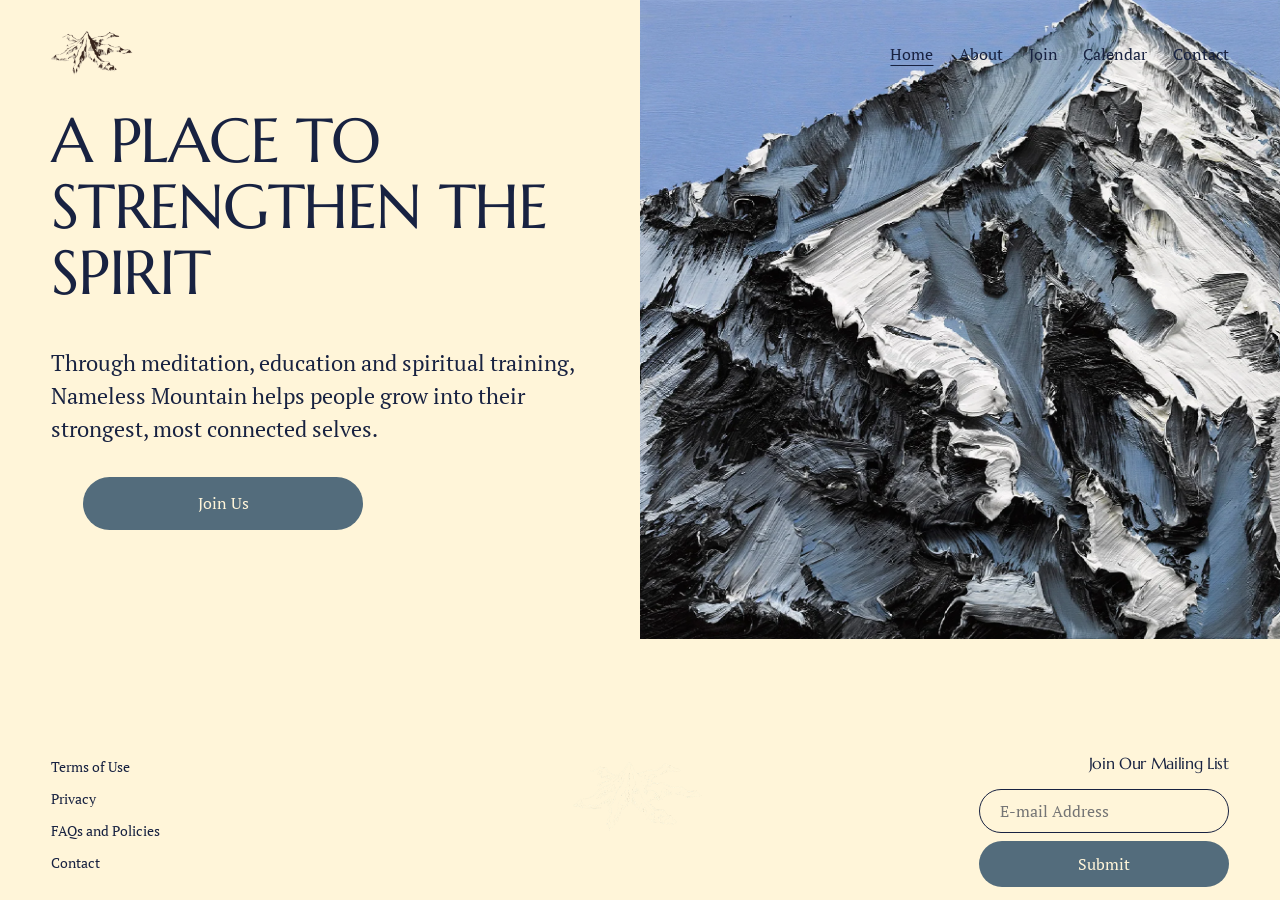
<file: index.html>
<!doctype html>
<html lang="en-US">
<head>
  <meta charset="utf-8">
  <meta name="viewport" content="width=device-width, initial-scale=1">
  <title>Nameless Mountain</title>
  <link rel="icon" type="image/x-icon" href="https://assets.squarespace.com/universal/default-favicon.ico">
  <link rel="stylesheet" href="style.css">
</head>
<body>
  <div class="site-wrapper">
    <header class="header">
      <div class="header-inner">
        <div class="header-logo">
          <a href="/"><img src="images/logo.png" alt="Nameless Mountain"></a>
        </div>
        <nav class="header-nav">
          <a href="/" aria-current="page">Home</a>
          <a href="about.html">About</a>
          <a href="join.html">Join</a>
          <a href="calendar.html">Calendar</a>
          <a href="contact.html">Contact</a>
        </nav>
        <button class="header-burger" aria-label="Menu" onclick="document.getElementById('mobile-menu').classList.add('open')">
          <span></span><span></span><span></span>
        </button>
      </div>
    </header>

    <div id="mobile-menu" class="mobile-menu">
      <button class="mobile-menu-close" aria-label="Close menu" onclick="this.parentElement.classList.remove('open')">&times;</button>
      <a href="/">Home</a>
      <a href="about.html">About</a>
      <a href="join.html">Join</a>
      <a href="calendar.html">Calendar</a>
      <a href="contact.html">Contact</a>
    </div>

    <main>
      <section class="section section-white">
        <div class="hero-home">
          <div class="hero-home-image">
            <img src="images/hero-painting.png" alt="Mountain painting by Conrad Jon Godly" class="img-cover">
          </div>
          <div class="hero-home-text content-wrapper">
            <h1>A PLACE TO STRENGTHEN THE SPIRIT</h1>
            <p class="text-large">Through meditation, education and spiritual training, Nameless Mountain helps people grow into their strongest, most connected selves.</p>
            <div class="hero-home-cta">
              <a href="join.html" class="btn btn-primary btn-stretch">Join Us</a>
            </div>
          </div>
        </div>
      </section>
    </main>

    <footer class="footer">
      <div class="content-wrapper">
        <div class="footer-grid">
          <div class="footer-links-col">
            <ul class="footer-links">
              <li><a href="terms-of-use.html">Terms of Use</a></li>
              <li><a href="#">Privacy</a></li>
              <li><a href="#">FAQs and Policies</a></li>
              <li><a href="contact.html">Contact</a></li>
            </ul>
          </div>
          <div class="footer-logo">
            <a href="/"><img src="images/logo-cream.png" alt="Nameless Mountain"></a>
          </div>
          <div class="footer-signup">
            <h4>Join Our Mailing List</h4>
            <form class="footer-signup-form" onsubmit="event.preventDefault(); this.innerHTML='<p>Thank you!</p>';">
              <input type="email" placeholder="E-mail Address" required>
              <button type="submit">Submit</button>
            </form>
          </div>
        </div>
      </div>
    </footer>
  </div>
</body>
</html>
</file>
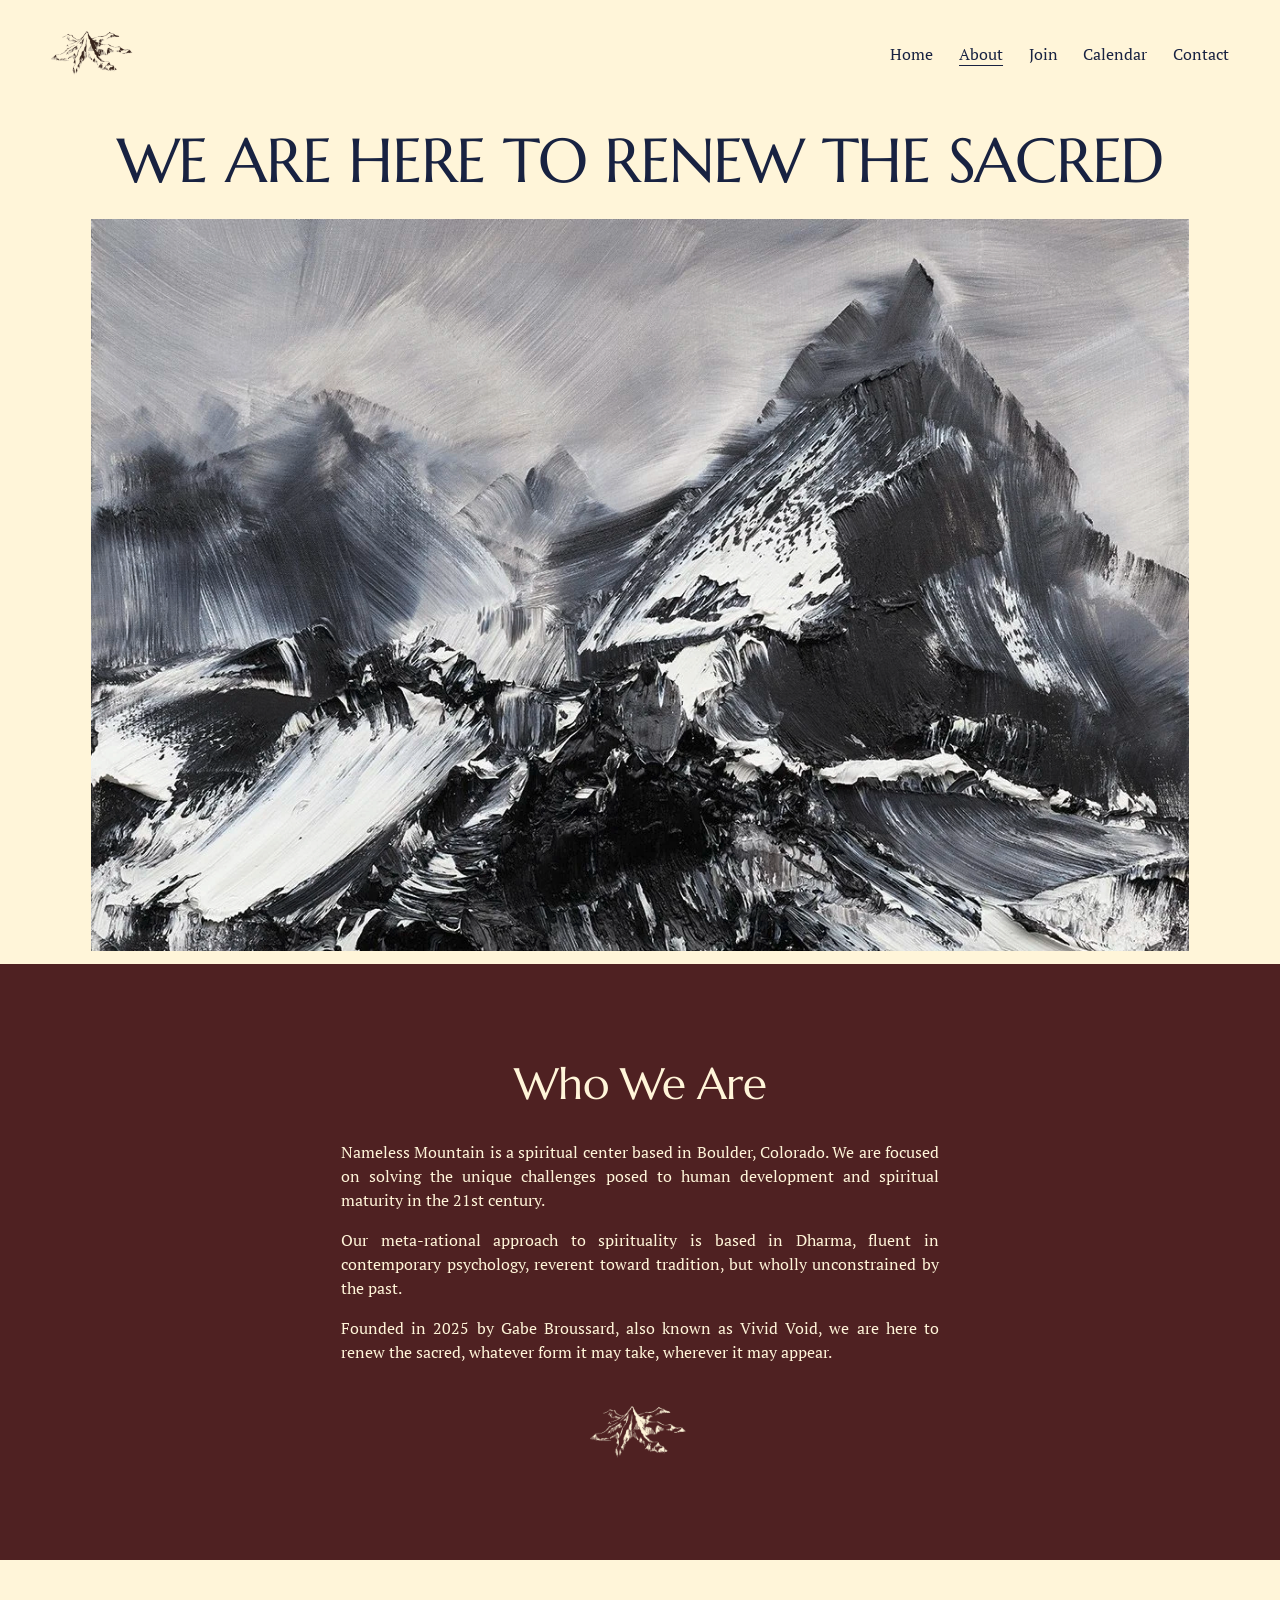
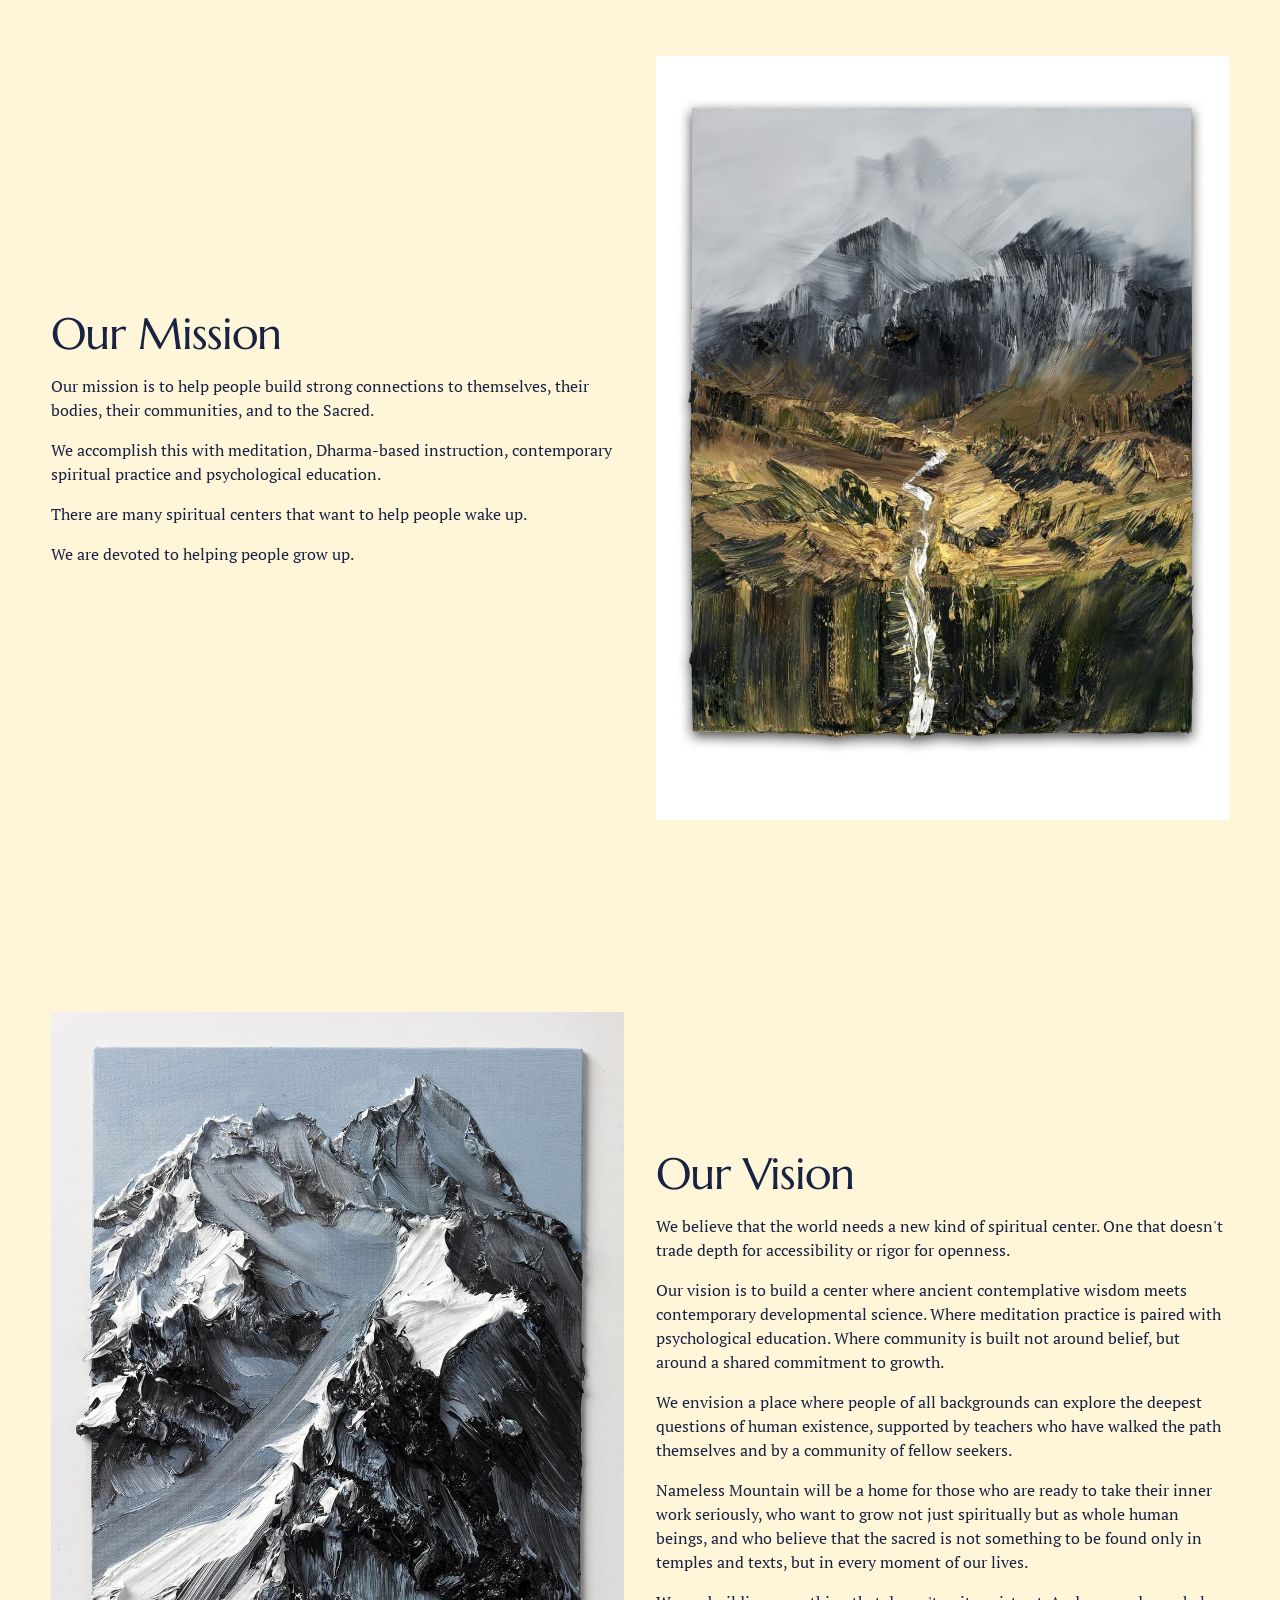
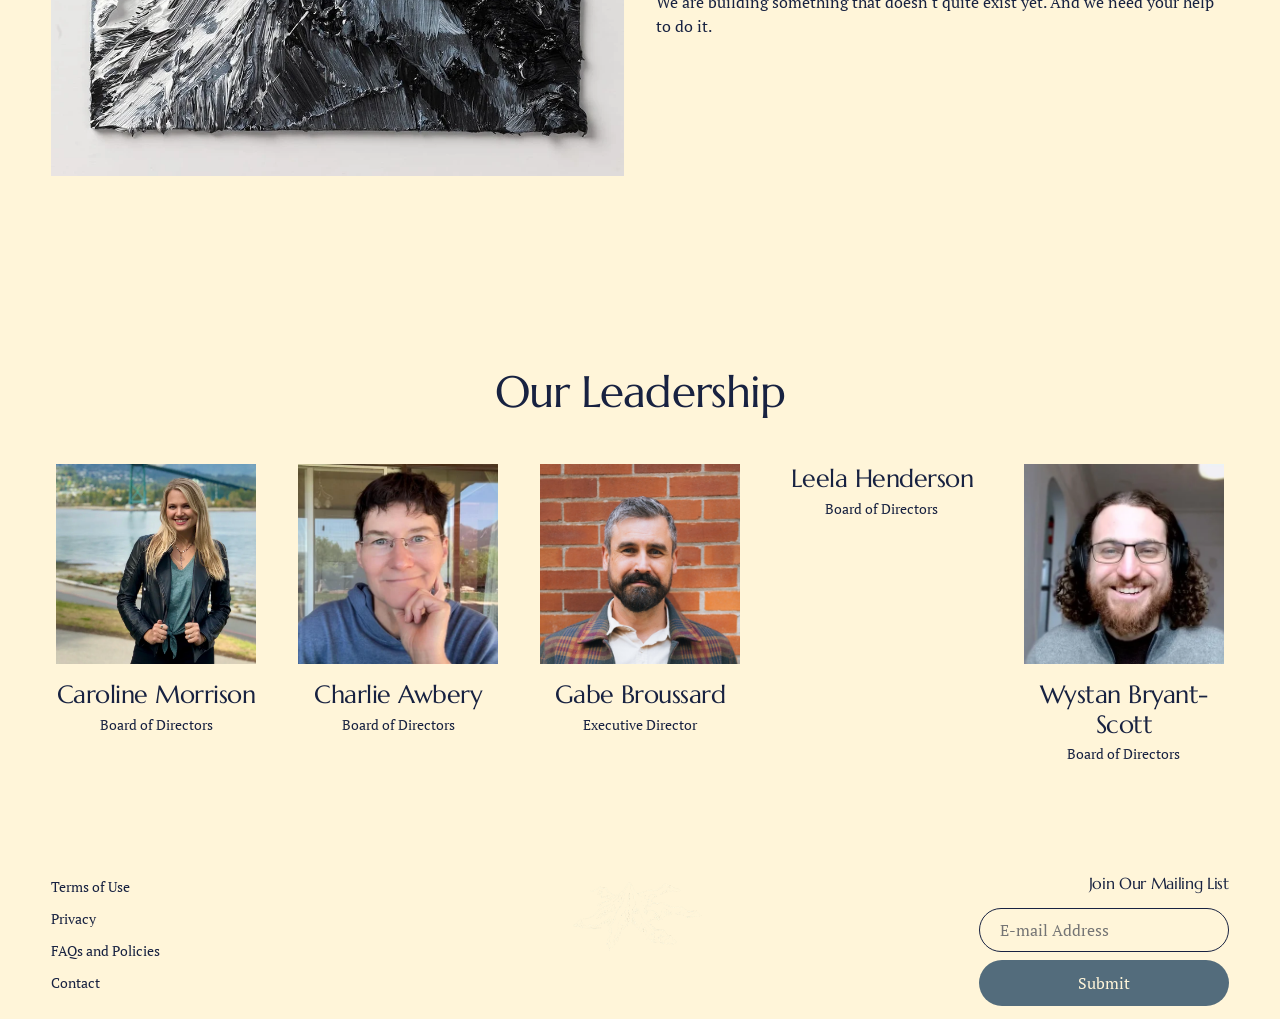
<file: about.html>
<!doctype html>
<html lang="en-US">
<head>
  <meta charset="utf-8">
  <meta name="viewport" content="width=device-width, initial-scale=1">
  <title>Our Story - Nameless Mountain</title>
  <link rel="icon" type="image/x-icon" href="https://assets.squarespace.com/universal/default-favicon.ico">
  <link rel="stylesheet" href="style.css">
</head>
<body>
  <div class="site-wrapper">
    <header class="header">
      <div class="header-inner">
        <div class="header-logo">
          <a href="/"><img src="images/logo.png" alt="Nameless Mountain"></a>
        </div>
        <nav class="header-nav">
          <a href="/">Home</a>
          <a href="about.html" aria-current="page">About</a>
          <a href="join.html">Join</a>
          <a href="calendar.html">Calendar</a>
          <a href="contact.html">Contact</a>
        </nav>
        <button class="header-burger" aria-label="Menu" onclick="document.getElementById('mobile-menu').classList.add('open')">
          <span></span><span></span><span></span>
        </button>
      </div>
    </header>

    <div id="mobile-menu" class="mobile-menu">
      <button class="mobile-menu-close" aria-label="Close menu" onclick="this.parentElement.classList.remove('open')">&times;</button>
      <a href="/">Home</a>
      <a href="about.html">About</a>
      <a href="join.html">Join</a>
      <a href="calendar.html">Calendar</a>
      <a href="contact.html">Contact</a>
    </div>

    <main>
      <!-- Hero heading -->
      <section class="section section-white section-pad" style="padding-top: 8rem;">
        <div class="content-wrapper text-center">
          <h1>WE ARE HERE TO RENEW THE SACRED</h1>
        </div>
      </section>

      <!-- Landscape photo -->
      <section class="section section-white section-pad">
        <div class="content-wrapper" style="max-width: 1200px;">
          <img src="images/about-landscape.jpg" alt="Mountain landscape" class="img-cover" style="width: 100%; aspect-ratio: 3/2;">
        </div>
      </section>

      <!-- Who We Are -->
      <section class="section section-dark section-height-medium section-pad-xl">
        <div class="content-wrapper" style="max-width: 700px; text-align: center;">
          <h2>Who We Are</h2>
          <div class="text-justify" style="margin-top: 2rem;">
            <p>Nameless Mountain is a spiritual center based in Boulder, Colorado. We are focused on solving the unique challenges posed to human development and spiritual maturity in the 21st century.</p>
            <p>Our meta-rational approach to spirituality is based in Dharma, fluent in contemporary psychology, reverent toward tradition, but wholly unconstrained by the past.</p>
            <p>Founded in 2025 by Gabe Broussard, also known as Vivid Void, we are here to renew the sacred, whatever form it may take, wherever it may appear.</p>
          </div>
          <div style="margin-top: 2rem;">
            <img src="images/logo-cream.png" alt="Nameless Mountain" style="height: 68px; width: 100px; margin: 0 auto; object-fit: contain;">
          </div>
        </div>
      </section>

      <!-- Our Mission -->
      <section class="section section-white section-pad-xl">
        <div class="content-wrapper">
          <div class="two-col">
            <div class="two-col-text">
              <h2>Our Mission</h2>
              <p>Our mission is to help people build strong connections to themselves, their bodies, their communities, and to the Sacred.</p>
              <p>We accomplish this with meditation, Dharma-based instruction, contemporary spiritual practice and psychological education.</p>
              <p>There are many spiritual centers that want to help people wake up.</p>
              <p>We are devoted to helping people grow up.</p>
            </div>
            <div>
              <img src="images/mission-painting.jpg" alt="Mountain painting" class="img-cover" style="aspect-ratio: 3/4;">
            </div>
          </div>
        </div>
      </section>

      <!-- Our Vision -->
      <section class="section section-white section-pad-xl">
        <div class="content-wrapper">
          <div class="two-col two-col-reverse">
            <div>
              <img src="images/vision-painting.jpg" alt="Mountain painting" class="img-cover" style="aspect-ratio: 3/4;">
            </div>
            <div class="two-col-text">
              <h2>Our Vision</h2>
              <p>We believe that the world needs a new kind of spiritual center. One that doesn't trade depth for accessibility or rigor for openness.</p>
              <p>Our vision is to build a center where ancient contemplative wisdom meets contemporary developmental science. Where meditation practice is paired with psychological education. Where community is built not around belief, but around a shared commitment to growth.</p>
              <p>We envision a place where people of all backgrounds can explore the deepest questions of human existence, supported by teachers who have walked the path themselves and by a community of fellow seekers.</p>
              <p>Nameless Mountain will be a home for those who are ready to take their inner work seriously, who want to grow not just spiritually but as whole human beings, and who believe that the sacred is not something to be found only in temples and texts, but in every moment of our lives.</p>
              <p>We are building something that doesn't quite exist yet. And we need your help to do it.</p>
            </div>
          </div>
        </div>
      </section>

      <!-- Our Leadership -->
      <section class="section section-white section-pad-xl">
        <div class="content-wrapper">
          <h2 class="text-center" style="margin-bottom: 3rem;">Our Leadership</h2>
          <div class="leadership-grid">
            <div class="leader">
              <img src="images/caroline.jpeg" alt="Caroline Morrison">
              <h4>Caroline Morrison</h4>
              <p>Board of Directors</p>
            </div>
            <div class="leader">
              <img src="images/charlie.jpeg" alt="Charlie Awbery">
              <h4>Charlie Awbery</h4>
              <p>Board of Directors</p>
            </div>
            <div class="leader">
              <img src="images/gabe.webp" alt="Gabe Broussard">
              <h4>Gabe Broussard</h4>
              <p>Executive Director</p>
            </div>
            <div class="leader">
              <h4>Leela Henderson</h4>
              <p>Board of Directors</p>
            </div>
            <div class="leader">
              <img src="images/wystan.jfif" alt="Wystan Bryant-Scott">
              <h4>Wystan Bryant-Scott</h4>
              <p>Board of Directors</p>
            </div>
          </div>
        </div>
      </section>
    </main>

    <footer class="footer">
      <div class="content-wrapper">
        <div class="footer-grid">
          <div class="footer-links-col">
            <ul class="footer-links">
              <li><a href="terms-of-use.html">Terms of Use</a></li>
              <li><a href="#">Privacy</a></li>
              <li><a href="#">FAQs and Policies</a></li>
              <li><a href="contact.html">Contact</a></li>
            </ul>
          </div>
          <div class="footer-logo">
            <a href="/"><img src="images/logo-cream.png" alt="Nameless Mountain"></a>
          </div>
          <div class="footer-signup">
            <h4>Join Our Mailing List</h4>
            <form class="footer-signup-form" onsubmit="event.preventDefault(); this.innerHTML='<p>Thank you!</p>';">
              <input type="email" placeholder="E-mail Address" required>
              <button type="submit">Submit</button>
            </form>
          </div>
        </div>
      </div>
    </footer>
  </div>
</body>
</html>
</file>
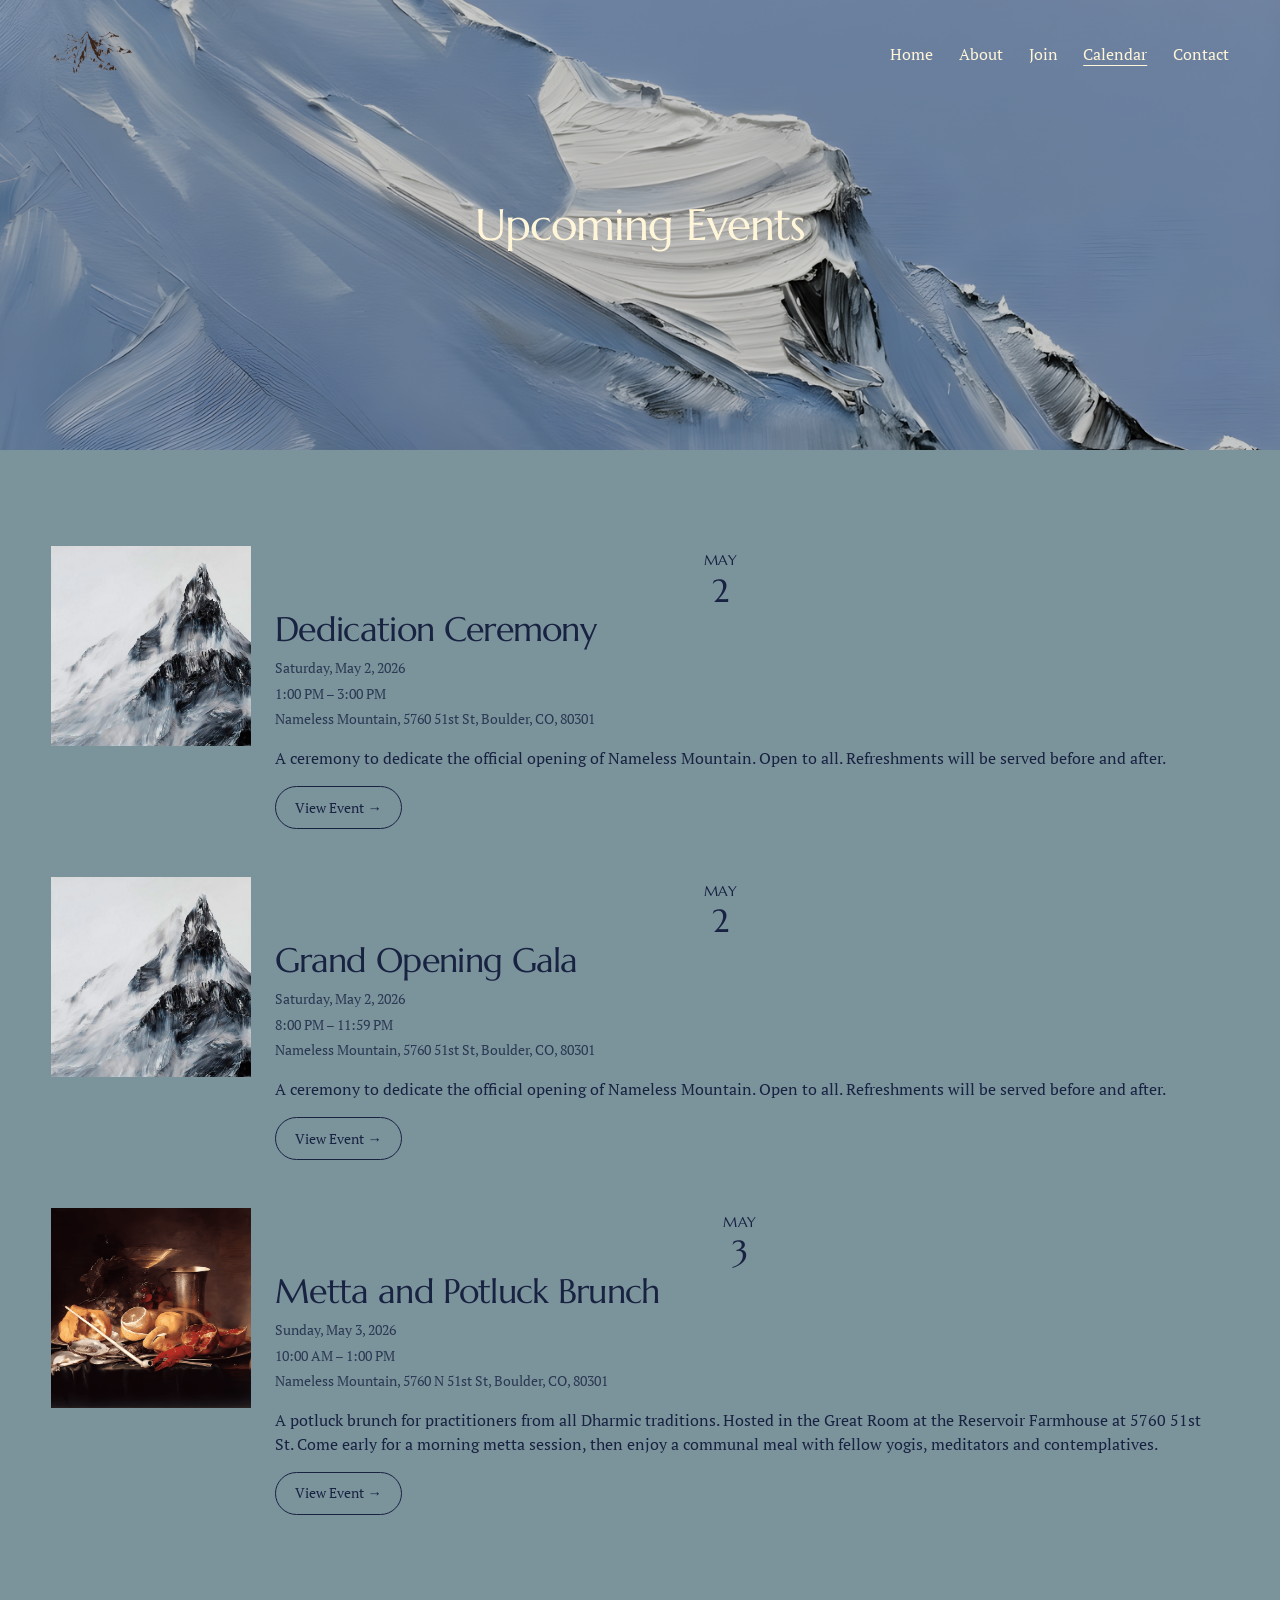
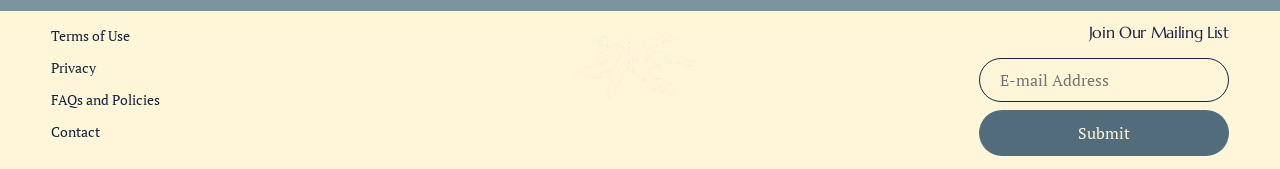
<file: calendar.html>
<!doctype html>
<html lang="en-US">
<head>
  <meta charset="utf-8">
  <meta name="viewport" content="width=device-width, initial-scale=1">
  <title>Calendar - Nameless Mountain</title>
  <link rel="icon" type="image/x-icon" href="https://assets.squarespace.com/universal/default-favicon.ico">
  <link rel="stylesheet" href="style.css">
</head>
<body>
  <div class="site-wrapper">
    <header class="header header-dark">
      <div class="header-inner">
        <div class="header-logo">
          <a href="/"><img src="images/logo.png" alt="Nameless Mountain"></a>
        </div>
        <nav class="header-nav">
          <a href="/">Home</a>
          <a href="about.html">About</a>
          <a href="join.html">Join</a>
          <a href="calendar.html" aria-current="page">Calendar</a>
          <a href="contact.html">Contact</a>
        </nav>
        <button class="header-burger" aria-label="Menu" onclick="document.getElementById('mobile-menu').classList.add('open')">
          <span></span><span></span><span></span>
        </button>
      </div>
    </header>

    <div id="mobile-menu" class="mobile-menu">
      <button class="mobile-menu-close" aria-label="Close menu" onclick="this.parentElement.classList.remove('open')">&times;</button>
      <a href="/">Home</a>
      <a href="about.html">About</a>
      <a href="join.html">Join</a>
      <a href="calendar.html">Calendar</a>
      <a href="contact.html">Contact</a>
    </div>

    <main>
      <!-- Hero -->
      <section class="section section-black section-hero" style="min-height: 50vh; background-image: url('images/calendar-hero.png');">
        <div class="section-hero-overlay"></div>
        <div class="content-wrapper text-center" style="max-width: calc(991px + 2 * var(--site-gutter));">
          <h2>Upcoming Events</h2>
        </div>
      </section>

      <!-- Events -->
      <section class="section section-light section-pad-xl">
        <div class="content-wrapper">
          <div class="event-list">

            <article class="event">
              <img src="images/event-painting.png" alt="Dedication Ceremony" class="event-thumb">
              <div class="event-info">
                <div class="event-date">
                  <span class="month">May</span>
                  <span class="day">2</span>
                </div>
                <h3>Dedication Ceremony</h3>
                <div class="event-meta">
                  <p>Saturday, May 2, 2026</p>
                  <p>1:00 PM &ndash; 3:00 PM</p>
                  <p>Nameless Mountain, 5760 51st St, Boulder, CO, 80301</p>
                </div>
                <p class="event-excerpt">A ceremony to dedicate the official opening of Nameless Mountain. Open to all. Refreshments will be served before and after.</p>
                <a href="#" class="event-cta">View Event &rarr;</a>
              </div>
            </article>

            <article class="event">
              <img src="images/event-painting.png" alt="Grand Opening Gala" class="event-thumb">
              <div class="event-info">
                <div class="event-date">
                  <span class="month">May</span>
                  <span class="day">2</span>
                </div>
                <h3>Grand Opening Gala</h3>
                <div class="event-meta">
                  <p>Saturday, May 2, 2026</p>
                  <p>8:00 PM &ndash; 11:59 PM</p>
                  <p>Nameless Mountain, 5760 51st St, Boulder, CO, 80301</p>
                </div>
                <p class="event-excerpt">A ceremony to dedicate the official opening of Nameless Mountain. Open to all. Refreshments will be served before and after.</p>
                <a href="#" class="event-cta">View Event &rarr;</a>
              </div>
            </article>

            <article class="event">
              <img src="images/potluck-brunch.png" alt="Metta and Potluck Brunch" class="event-thumb">
              <div class="event-info">
                <div class="event-date">
                  <span class="month">May</span>
                  <span class="day">3</span>
                </div>
                <h3>Metta and Potluck Brunch</h3>
                <div class="event-meta">
                  <p>Sunday, May 3, 2026</p>
                  <p>10:00 AM &ndash; 1:00 PM</p>
                  <p>Nameless Mountain, 5760 N 51st St, Boulder, CO, 80301</p>
                </div>
                <p class="event-excerpt">A potluck brunch for practitioners from all Dharmic traditions. Hosted in the Great Room at the Reservoir Farmhouse at 5760 51st St. Come early for a morning metta session, then enjoy a communal meal with fellow yogis, meditators and contemplatives.</p>
                <a href="#" class="event-cta">View Event &rarr;</a>
              </div>
            </article>

          </div>
        </div>
      </section>
    </main>

    <footer class="footer">
      <div class="content-wrapper">
        <div class="footer-grid">
          <div class="footer-links-col">
            <ul class="footer-links">
              <li><a href="terms-of-use.html">Terms of Use</a></li>
              <li><a href="#">Privacy</a></li>
              <li><a href="#">FAQs and Policies</a></li>
              <li><a href="contact.html">Contact</a></li>
            </ul>
          </div>
          <div class="footer-logo">
            <a href="/"><img src="images/logo-cream.png" alt="Nameless Mountain"></a>
          </div>
          <div class="footer-signup">
            <h4>Join Our Mailing List</h4>
            <form class="footer-signup-form" onsubmit="event.preventDefault(); this.innerHTML='<p>Thank you!</p>';">
              <input type="email" placeholder="E-mail Address" required>
              <button type="submit">Submit</button>
            </form>
          </div>
        </div>
      </div>
    </footer>
  </div>
</body>
</html>
</file>
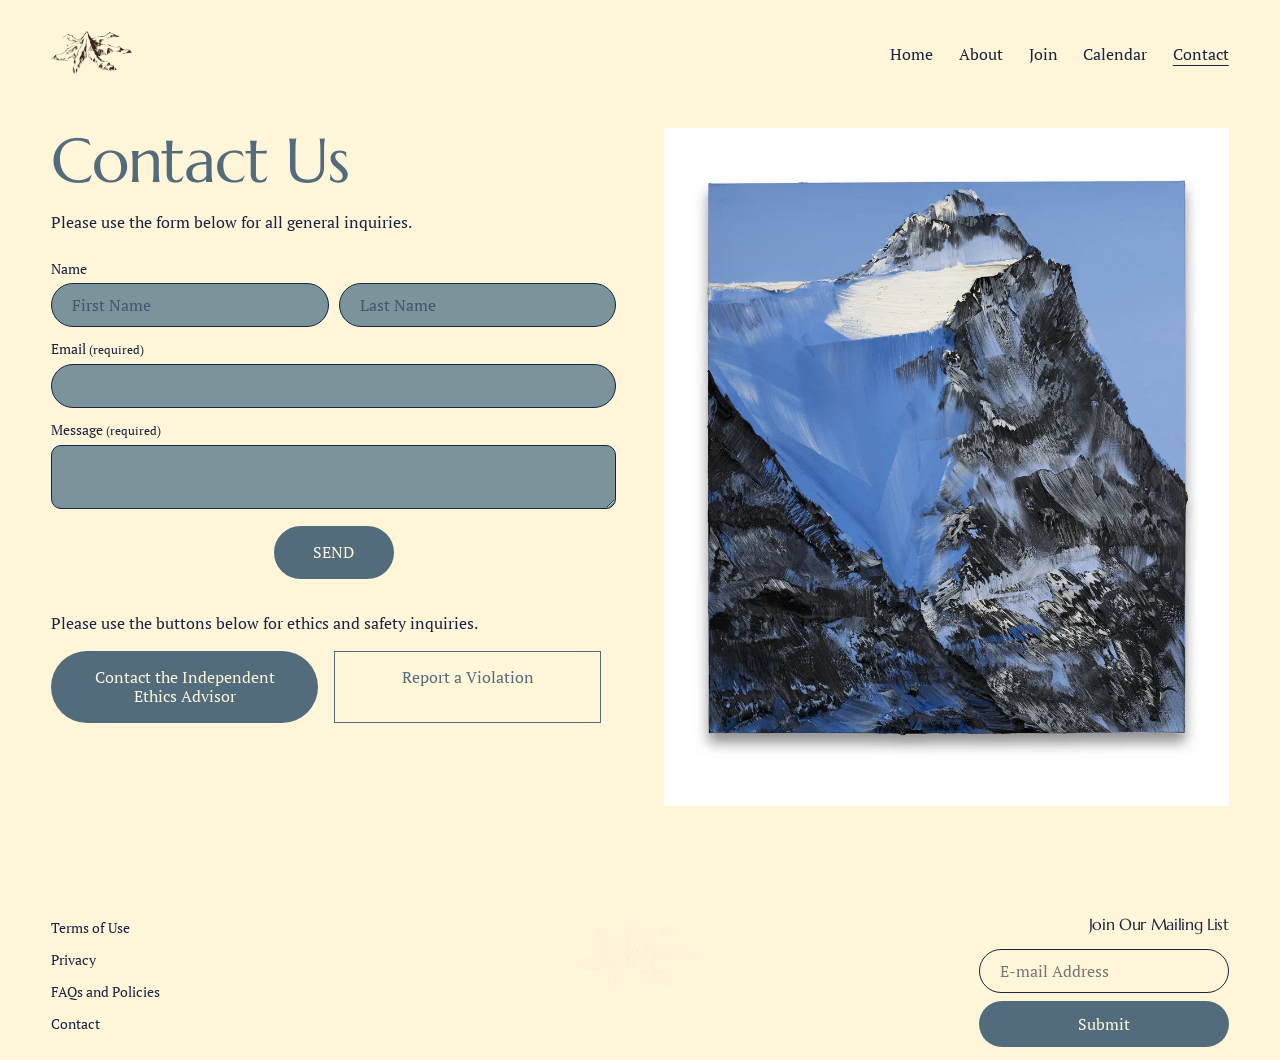
<file: contact.html>
<!doctype html>
<html lang="en-US">
<head>
  <meta charset="utf-8">
  <meta name="viewport" content="width=device-width, initial-scale=1">
  <title>Contact Us - Nameless Mountain</title>
  <link rel="icon" type="image/x-icon" href="https://assets.squarespace.com/universal/default-favicon.ico">
  <link rel="stylesheet" href="style.css">
</head>
<body>
  <div class="site-wrapper">
    <header class="header">
      <div class="header-inner">
        <div class="header-logo">
          <a href="/"><img src="images/logo.png" alt="Nameless Mountain"></a>
        </div>
        <nav class="header-nav">
          <a href="/">Home</a>
          <a href="about.html">About</a>
          <a href="join.html">Join</a>
          <a href="calendar.html">Calendar</a>
          <a href="contact.html" aria-current="page">Contact</a>
        </nav>
        <button class="header-burger" aria-label="Menu" onclick="document.getElementById('mobile-menu').classList.add('open')">
          <span></span><span></span><span></span>
        </button>
      </div>
    </header>

    <div id="mobile-menu" class="mobile-menu">
      <button class="mobile-menu-close" aria-label="Close menu" onclick="this.parentElement.classList.remove('open')">&times;</button>
      <a href="/">Home</a>
      <a href="about.html">About</a>
      <a href="join.html">Join</a>
      <a href="calendar.html">Calendar</a>
      <a href="contact.html">Contact</a>
    </div>

    <main>
      <section class="section section-white section-pad-xl" style="padding-top: 8rem;">
        <div class="content-wrapper">
          <div class="contact-grid">
            <div class="contact-form-col">
              <h1 style="color: var(--steel-blue);">Contact Us</h1>
              <p>Please use the form below for all general inquiries.</p>

              <form style="margin-top: 1.5rem;" onsubmit="event.preventDefault(); this.innerHTML='<p style=&quot;font-size:1.2rem;margin-top:2rem;&quot;>Thank you!</p>';">
                <div class="form-group">
                  <label>Name</label>
                  <div class="form-row">
                    <div>
                      <input type="text" placeholder="First Name" required>
                    </div>
                    <div>
                      <input type="text" placeholder="Last Name" required>
                    </div>
                  </div>
                </div>
                <div class="form-group">
                  <label for="email">Email <span style="font-size: 0.8em;">(required)</span></label>
                  <input type="email" id="email" required>
                </div>
                <div class="form-group">
                  <label for="message">Message <span style="font-size: 0.8em;">(required)</span></label>
                  <textarea id="message" required></textarea>
                </div>
                <div style="text-align: center;">
                  <button type="submit" class="btn btn-primary" style="min-width: 120px;">SEND</button>
                </div>
              </form>

              <p style="margin-top: 2rem;">Please use the buttons below for ethics and safety inquiries.</p>

              <div style="display: flex; gap: 16px; margin-top: 1rem; flex-wrap: wrap; max-width: 550px;">
                <a href="#" class="btn btn-primary" style="flex: 1; text-align: center; min-width: 267px;" target="_blank">Contact the Independent Ethics Advisor</a>
                <a href="#" class="btn btn-secondary" style="flex: 1; text-align: center; min-width: 267px;" target="_blank">Report a Violation</a>
              </div>
            </div>
            <div class="contact-image">
              <img src="images/contact-painting.webp" alt="Mountain painting" class="img-cover" style="aspect-ratio: 5/6;">
            </div>
          </div>
        </div>
      </section>
    </main>

    <footer class="footer">
      <div class="content-wrapper">
        <div class="footer-grid">
          <div class="footer-links-col">
            <ul class="footer-links">
              <li><a href="terms-of-use.html">Terms of Use</a></li>
              <li><a href="#">Privacy</a></li>
              <li><a href="#">FAQs and Policies</a></li>
              <li><a href="contact.html">Contact</a></li>
            </ul>
          </div>
          <div class="footer-logo">
            <a href="/"><img src="images/logo-cream.png" alt="Nameless Mountain"></a>
          </div>
          <div class="footer-signup">
            <h4>Join Our Mailing List</h4>
            <form class="footer-signup-form" onsubmit="event.preventDefault(); this.innerHTML='<p>Thank you!</p>';">
              <input type="email" placeholder="E-mail Address" required>
              <button type="submit">Submit</button>
            </form>
          </div>
        </div>
      </div>
    </footer>
  </div>
</body>
</html>
</file>
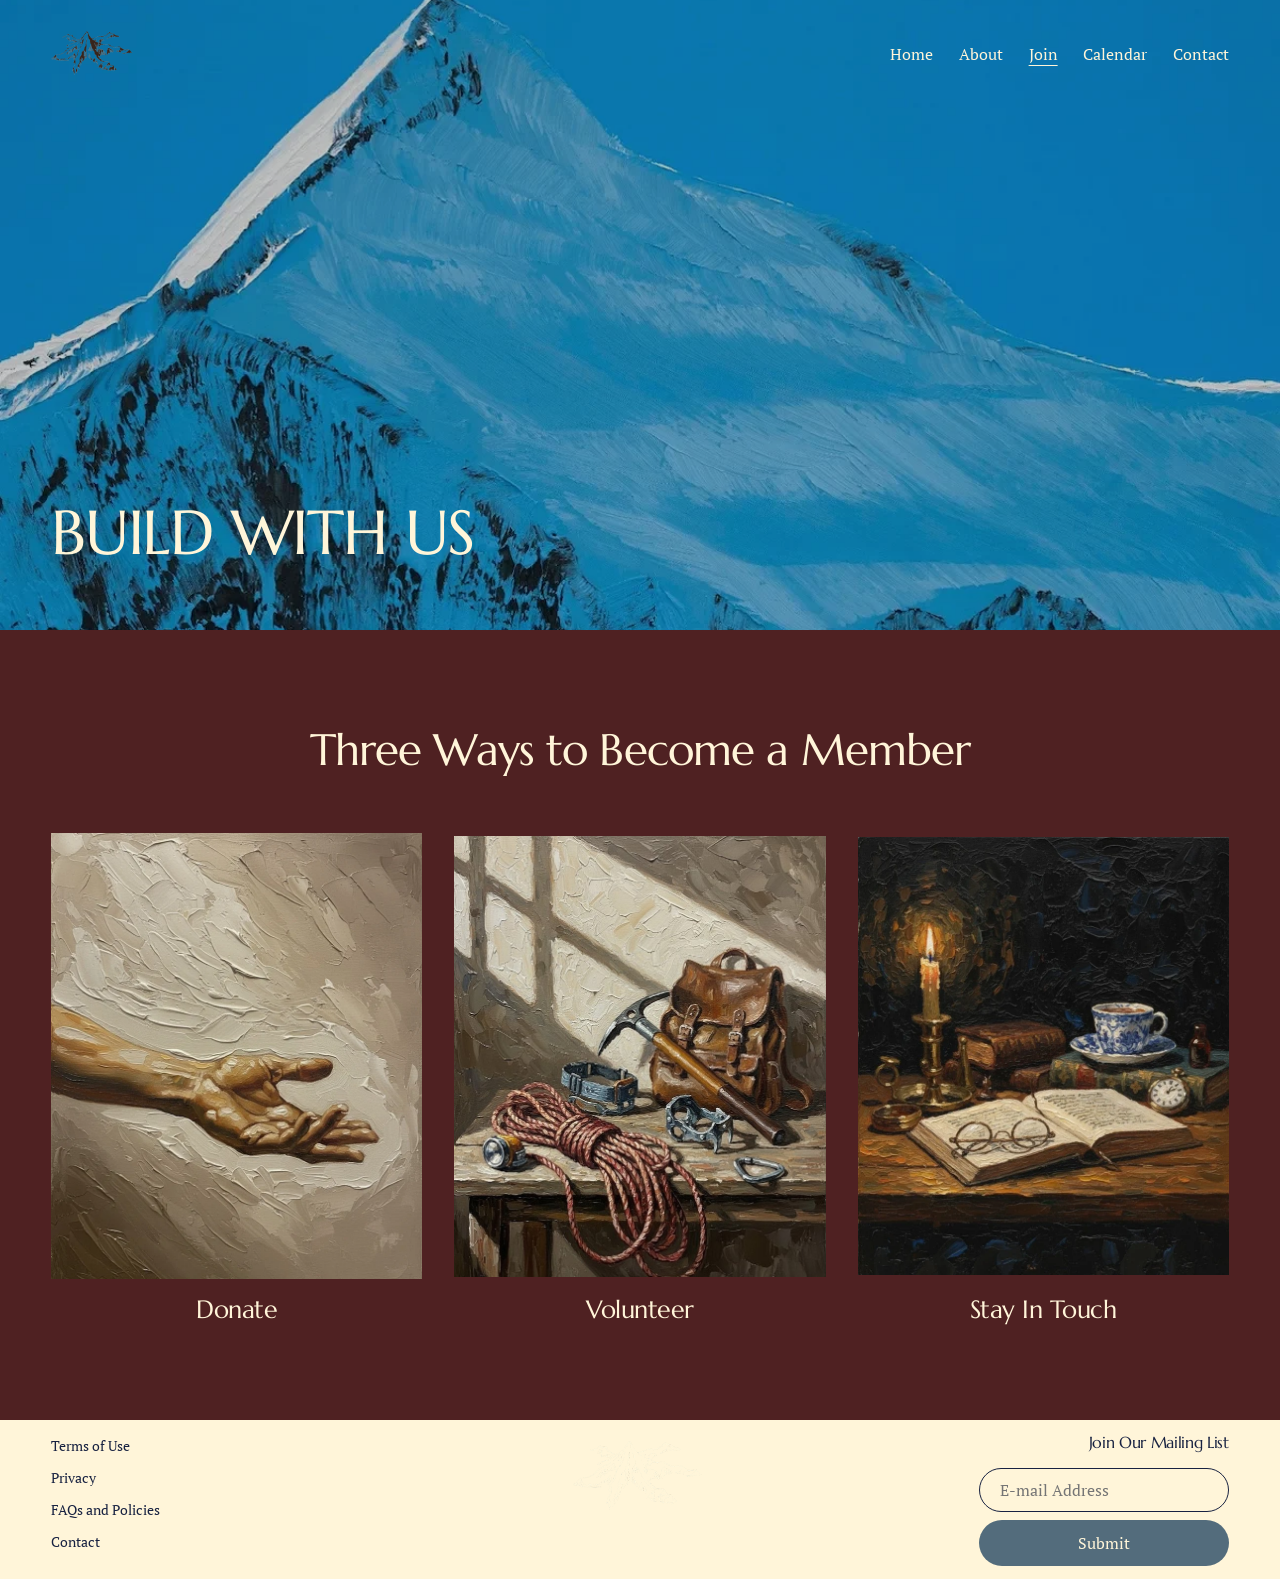
<file: join.html>
<!doctype html>
<html lang="en-US">
<head>
  <meta charset="utf-8">
  <meta name="viewport" content="width=device-width, initial-scale=1">
  <title>Join - Nameless Mountain</title>
  <link rel="icon" type="image/x-icon" href="https://assets.squarespace.com/universal/default-favicon.ico">
  <link rel="stylesheet" href="style.css">
</head>
<body>
  <div class="site-wrapper">
    <header class="header header-dark">
      <div class="header-inner">
        <div class="header-logo">
          <a href="/"><img src="images/logo.png" alt="Nameless Mountain"></a>
        </div>
        <nav class="header-nav">
          <a href="/">Home</a>
          <a href="about.html">About</a>
          <a href="join.html" aria-current="page">Join</a>
          <a href="calendar.html">Calendar</a>
          <a href="contact.html">Contact</a>
        </nav>
        <button class="header-burger" aria-label="Menu" onclick="document.getElementById('mobile-menu').classList.add('open')">
          <span></span><span></span><span></span>
        </button>
      </div>
    </header>

    <div id="mobile-menu" class="mobile-menu">
      <button class="mobile-menu-close" aria-label="Close menu" onclick="this.parentElement.classList.remove('open')">&times;</button>
      <a href="/">Home</a>
      <a href="about.html">About</a>
      <a href="join.html">Join</a>
      <a href="calendar.html">Calendar</a>
      <a href="contact.html">Contact</a>
    </div>

    <main>
      <!-- Hero with background image -->
      <section class="section section-black section-hero" style="background-image: url('images/join-hero.webp'); background-position: 37.8% 3.2%; align-items: flex-end;">
        <div class="section-hero-overlay"></div>
        <div class="content-wrapper" style="padding-bottom: 4rem;">
          <h1>BUILD WITH US</h1>
        </div>
      </section>

      <!-- Three Ways -->
      <section class="section section-dark section-pad-xl">
        <div class="content-wrapper">
          <h2 class="text-center" style="margin-bottom: 59px;">Three Ways to Become a Member</h2>
          <div class="three-col">
            <div class="card">
              <a href="donate.html" target="_blank"><img src="images/donate-card.jpg" alt="Donate"></a>
              <h4><a href="donate.html" target="_blank">Donate</a></h4>
            </div>
            <div class="card">
              <a href="volunteer.html" target="_blank"><img src="images/volunteer-card.jpg" alt="Volunteer"></a>
              <h4><a href="volunteer.html" target="_blank">Volunteer</a></h4>
            </div>
            <div class="card">
              <a href="stay-in-touch.html" target="_blank"><img src="images/stay-in-touch-card.jpg" alt="Stay In Touch"></a>
              <h4><a href="stay-in-touch.html" target="_blank">Stay In Touch</a></h4>
            </div>
          </div>
        </div>
      </section>
    </main>

    <footer class="footer">
      <div class="content-wrapper">
        <div class="footer-grid">
          <div class="footer-links-col">
            <ul class="footer-links">
              <li><a href="terms-of-use.html">Terms of Use</a></li>
              <li><a href="#">Privacy</a></li>
              <li><a href="#">FAQs and Policies</a></li>
              <li><a href="contact.html">Contact</a></li>
            </ul>
          </div>
          <div class="footer-logo">
            <a href="/"><img src="images/logo-cream.png" alt="Nameless Mountain"></a>
          </div>
          <div class="footer-signup">
            <h4>Join Our Mailing List</h4>
            <form class="footer-signup-form" onsubmit="event.preventDefault(); this.innerHTML='<p>Thank you!</p>';">
              <input type="email" placeholder="E-mail Address" required>
              <button type="submit">Submit</button>
            </form>
          </div>
        </div>
      </div>
    </footer>
  </div>
</body>
</html>
</file>
<file: style.css>
/* Nameless Mountain - Clean Rebuild */
/* Fonts: Marcellus (headings), PT Serif (body) */
@font-face {
  font-family: 'Marcellus';
  font-style: normal;
  font-weight: 400;
  src: url(fonts/wEO_EBrOk8hQLDvIAF8FUQ.ttf) format('truetype');
}
@font-face {
  font-family: 'PT Serif';
  font-style: normal;
  font-weight: 400;
  src: url(fonts/EJRVQgYoZZY2vCFuvDFR.ttf) format('truetype');
}
@font-face {
  font-family: 'PT Serif';
  font-style: normal;
  font-weight: 700;
  src: url(fonts/EJRSQgYoZZY2vCFuvAnt65qV.ttf) format('truetype');
}
@font-face {
  font-family: 'PT Serif';
  font-style: italic;
  font-weight: 400;
  src: url(fonts/EJRTQgYoZZY2vCFuvAFTzro.ttf) format('truetype');
}
@font-face {
  font-family: 'PT Serif';
  font-style: italic;
  font-weight: 700;
  src: url(fonts/EJRQQgYoZZY2vCFuvAFT9gaQVy4.ttf) format('truetype');
}

:root {
  --white-hsl: 44.21, 100%, 92.55%;
  --lightAccent-hsl: 194.55, 14.29%, 54.71%;
  --accent-hsl: 203.41, 19.81%, 40.59%;
  --darkAccent-hsl: 359, 41%, 22%;
  --black-hsl: 225.37, 46.07%, 17.45%;

  --cream: hsla(var(--white-hsl), 1);        /* #fff5d9 */
  --blue-gray: hsla(var(--lightAccent-hsl), 1); /* #7b949c */
  --steel-blue: hsla(var(--accent-hsl), 1);  /* #536c7c */
  --burgundy: hsla(var(--darkAccent-hsl), 1); /* #4f2122 */
  --navy: hsla(var(--black-hsl), 1);         /* #182241 */

  --heading-font: "Marcellus", serif;
  --body-font: "PT Serif", serif;
  --base-font-size: 16px;
  --site-max-width: 1400px;
  --site-gutter: 4vw;
  --mobile-gutter: 6vw;
}

*, *::before, *::after { box-sizing: border-box; margin: 0; padding: 0; }

html { font-size: var(--base-font-size); overflow-x: hidden; }

body {
  font-family: var(--body-font);
  font-weight: 400;
  line-height: 1.5;
  color: var(--navy);
  background-color: var(--cream);
  -webkit-font-smoothing: antialiased;
  overflow-x: hidden;
}

img { max-width: 100%; height: auto; display: block; }
a { color: inherit; }

/* Typography */
h1, h2, h3, h4 {
  font-family: var(--heading-font);
  font-weight: 400;
  letter-spacing: -0.02em;
  line-height: 1.2;
  margin: 0;
  overflow-wrap: break-word;
}

h1 { font-size: clamp(2rem, 3.6vw + 1rem, 4rem); line-height: 1.06; }
h2 { font-size: clamp(1.8rem, 2.16vw + 1rem, 2.8rem); line-height: 1.11; }
h3 { font-size: clamp(1.5rem, 1.44vw + 1rem, 2.2rem); line-height: 1.14; }
h4 { font-size: clamp(1.2rem, 0.72vw + 1rem, 1.6rem); line-height: 1.17; }

p { margin: 1rem 0; }
p:first-child { margin-top: 0; }
p:last-child { margin-bottom: 0; }

p a {
  color: var(--steel-blue);
  text-decoration: underline;
  text-decoration-thickness: 1px;
  text-underline-offset: 0.2em;
}

.text-large {
  font-size: clamp(1.1rem, 0.48vw + 1rem, 1.4rem);
}

.text-center { text-align: center; }
.text-justify { text-align: justify; }

/* Layout */
.site-wrapper {
  display: flex;
  flex-direction: column;
  min-height: 100vh;
}

.content-wrapper {
  max-width: var(--site-max-width);
  margin: 0 auto;
  width: 100%;
  padding-left: var(--site-gutter);
  padding-right: var(--site-gutter);
}

/* Header */
.header {
  position: absolute;
  top: 0; left: 0; right: 0;
  z-index: 10;
}

.header-inner {
  max-width: var(--site-max-width);
  margin: 0 auto;
  display: flex;
  align-items: center;
  padding: 2vw var(--site-gutter);
}

.header-logo a { display: inline-block; }
.header-logo img { height: 51px; width: auto; }

.header-nav {
  margin-left: auto;
  display: flex;
  gap: 2vw;
  list-style: none;
}

.header-nav a {
  font-family: var(--body-font);
  font-size: 1rem;
  text-decoration: none;
  color: var(--navy);
  line-height: 1.5;
}

.header-nav a:hover { opacity: 0.7; }
.header-nav a[aria-current="page"] { text-decoration: underline; text-underline-offset: 0.3em; text-decoration-thickness: 1px; }

/* Burger menu */
.header-burger {
  display: none;
  flex-direction: column;
  justify-content: center;
  align-items: center;
  width: 35px;
  height: 35px;
  margin-left: auto;
  cursor: pointer;
  background: none;
  border: none;
  padding: 0;
  gap: 8px;
}

.header-burger span {
  display: block;
  width: 100%;
  height: 1px;
  background-color: var(--navy);
  transition: transform 250ms cubic-bezier(0.2, 0.6, 0.3, 1);
}

/* Mobile menu overlay */
.mobile-menu {
  display: none;
  position: fixed;
  inset: 0;
  z-index: 100;
  background: var(--cream);
  flex-direction: column;
  justify-content: center;
  align-items: center;
  gap: 2rem;
}

.mobile-menu.open { display: flex; }

.mobile-menu-close {
  position: absolute;
  top: 6vw;
  right: 6vw;
  background: none;
  border: none;
  font-size: 2rem;
  cursor: pointer;
  color: var(--navy);
  font-family: var(--body-font);
  line-height: 1;
}

.mobile-menu a {
  font-family: var(--heading-font);
  font-size: 8.5vmin;
  text-decoration: none;
  color: var(--navy);
}

.mobile-menu a:hover { opacity: 0.7; }

/* Sections */
.section {
  position: relative;
  display: flex;
  align-items: center;
  justify-content: center;
  width: 100%;
  overflow: hidden;
}

.section-white { background-color: var(--cream); color: var(--navy); }
.section-dark { background-color: var(--burgundy); color: var(--cream); }
.section-dark a { color: var(--cream); }
.section-black { background-color: var(--navy); color: var(--cream); }
.section-black a { color: var(--cream); }
.section-light { background-color: var(--blue-gray); color: var(--navy); }

/* Hero sections with background images */
.section-hero {
  min-height: 70vh;
  background-size: cover;
  background-position: center;
}

.section-hero-overlay {
  position: absolute;
  inset: 0;
  background: rgba(0, 0, 0, 0.2);
  z-index: 0;
}

.section-hero .content-wrapper { position: relative; z-index: 1; }

/* Home page hero — matches original 24-col fluid engine grid */
.hero-home {
  display: grid;
  grid-template-columns: 1fr 1fr;
  width: 100%;
  min-height: 0;
}

.hero-home-image {
  grid-column: 2;
  grid-row: 1;
}

.hero-home-image img {
  width: 100%;
  height: 100%;
  object-fit: cover;
  display: block;
}

.hero-home-text {
  grid-column: 1;
  grid-row: 1;
  display: flex;
  flex-direction: column;
  justify-content: center;
  padding-top: 4rem;
  padding-bottom: 4rem;
  z-index: 1;
}

.hero-home-text h1 {
  margin-bottom: 1.5rem;
}

.hero-home-text .text-large {
  margin-bottom: 2rem;
}

.hero-home-cta {
  max-width: 280px;
  margin-left: 2rem;
}

/* Two-column layout */
.two-col {
  display: grid;
  grid-template-columns: 1fr 1fr;
  gap: 2rem;
  align-items: center;
}

.two-col-text { padding: 2rem 0; }

/* Three-column layout */
.three-col {
  display: grid;
  grid-template-columns: repeat(3, 1fr);
  gap: 2rem;
}

/* Image styles */
.img-cover {
  width: 100%;
  height: 100%;
  object-fit: cover;
}

.img-contain {
  width: 100%;
  height: 100%;
  object-fit: contain;
}

/* Section padding */
.section-pad {
  padding-top: calc(10vmax / 10);
  padding-bottom: calc(10vmax / 10);
}

.section-pad-lg {
  padding-top: 4rem;
  padding-bottom: 4rem;
}

.section-pad-xl {
  padding-top: 6rem;
  padding-bottom: 6rem;
}

.section-height-medium { min-height: 66vh; }
.section-height-small { min-height: 33vh; }

/* Buttons */
.btn {
  display: inline-block;
  font-family: var(--body-font);
  font-size: 1rem;
  font-weight: 400;
  letter-spacing: 0;
  line-height: 1.2;
  text-decoration: none;
  padding: 1rem 1.3rem;
  border-radius: 300px;
  border: 1px solid transparent;
  cursor: pointer;
  transition: opacity 0.2s;
}

.btn:hover { opacity: 0.8; }

.btn-primary {
  background-color: var(--steel-blue);
  color: var(--cream);
}

.btn-secondary {
  background-color: transparent;
  color: var(--steel-blue);
  border-color: var(--steel-blue);
  border-radius: 0;
}

/* Dark/black section buttons */
.section-dark .btn-primary,
.section-black .btn-primary {
  background-color: var(--cream);
  color: var(--navy);
}

.btn-stretch { display: block; width: 100%; text-align: center; }

/* Cards */
.card { text-align: center; }
.card img {
  width: 100%;
  aspect-ratio: 5/6;
  object-fit: contain;
  margin-bottom: 1rem;
}
.card h4 a { text-decoration: none; }
.card h4 a:hover { opacity: 0.7; }

/* Leadership grid */
.leadership-grid {
  display: grid;
  grid-template-columns: repeat(auto-fit, minmax(200px, 1fr));
  gap: 2rem;
  text-align: center;
}

.leader {
  display: flex;
  flex-direction: column;
  align-items: center;
}

.leader img {
  width: 200px;
  height: 200px;
  object-fit: cover;
  border-radius: 0;
  margin-bottom: 1rem;
}

.leader h4 { margin-bottom: 0.25rem; }
.leader p { margin: 0; font-size: 0.9rem; }

/* Event list */
.event-list { display: flex; flex-direction: column; gap: 3rem; }

.event {
  display: grid;
  grid-template-columns: 200px auto 1fr;
  gap: 1.5rem;
  align-items: start;
}

.event-thumb {
  width: 200px;
  height: 200px;
  object-fit: cover;
}

.event-date {
  text-align: center;
  font-family: var(--heading-font);
  padding-top: 0.25rem;
}

.event-date .month {
  display: block;
  font-size: 0.9rem;
  text-transform: uppercase;
  letter-spacing: 0.05em;
}

.event-date .day {
  display: block;
  font-size: 2rem;
  line-height: 1.2;
}

.event-info h3 { margin-bottom: 0.5rem; }

.event-meta {
  font-size: 0.9rem;
  color: inherit;
  opacity: 0.8;
  margin-bottom: 0.75rem;
}

.event-meta p { margin: 0.25rem 0; }

.event-excerpt { margin-bottom: 1rem; }

.event-cta {
  display: inline-block;
  font-family: var(--body-font);
  font-weight: 400;
  font-size: 0.9rem;
  text-decoration: none;
  color: inherit;
  padding: 0.6rem 1.2rem;
  border: 1px solid;
  border-radius: 300px;
}

.event-cta:hover { opacity: 0.7; }

/* Contact form */
.contact-grid {
  display: grid;
  grid-template-columns: 1fr 1fr;
  gap: 3rem;
  align-items: start;
}

.form-group { margin-bottom: 11px; }

.form-group label {
  display: block;
  font-size: 0.9rem;
  margin-bottom: 4px;
}

.form-group input,
.form-group textarea {
  width: 100%;
  padding: 10px 20px;
  border: 1px solid var(--navy);
  border-radius: 300px;
  font-family: var(--body-font);
  font-size: 1rem;
  color: var(--navy);
  background-color: var(--blue-gray);
}

.form-group input::placeholder,
.form-group textarea::placeholder {
  color: hsla(var(--black-hsl), 0.55);
}

.form-group textarea { height: 4em; resize: vertical; border-radius: 10px; }

.form-group input:focus,
.form-group textarea:focus {
  outline: 2px solid var(--steel-blue);
  outline-offset: 2px;
}

.form-row {
  display: grid;
  grid-template-columns: 1fr 1fr;
  gap: 10px;
}

/* Footer */
.footer {
  margin-top: auto;
  background-color: var(--cream);
  color: var(--navy);
}

.footer-grid {
  display: grid;
  grid-template-columns: 1fr auto 1fr;
  gap: 2rem;
  align-items: start;
  padding-top: calc(10vmax / 10);
  padding-bottom: calc(10vmax / 10);
}

.footer-links { list-style: none; }
.footer-links li { margin-bottom: 0.5rem; }
.footer-links a {
  text-decoration: none;
  font-size: 0.9rem;
}
.footer-links a:hover { text-decoration: underline; }

.footer-logo { text-align: center; }
.footer-logo img { height: 80px; width: auto; margin: 0 auto; }

.footer-signup { text-align: right; }
.footer-signup h4 { margin-bottom: 1rem; font-size: 1rem; }

.footer-signup-form {
  display: flex;
  flex-direction: column;
  gap: 0.5rem;
  max-width: 250px;
  margin-left: auto;
}

.footer-signup-form input {
  padding: 10px 20px;
  border: 1px solid var(--navy);
  border-radius: 300px;
  font-family: var(--body-font);
  font-size: 1rem;
  color: var(--navy);
  background: var(--cream);
}

.footer-signup-form input:focus {
  outline: 2px solid var(--steel-blue);
  outline-offset: 2px;
}

.footer-signup-form button {
  padding: 0.75rem 1.3rem;
  border-radius: 300px;
  border: none;
  background: var(--steel-blue);
  color: var(--cream);
  font-family: var(--body-font);
  font-size: 1rem;
  cursor: pointer;
}

.footer-signup-form button:hover { opacity: 0.8; }

/* Responsive */
@media (max-width: 799px) {
  .content-wrapper {
    padding-left: var(--mobile-gutter);
    padding-right: var(--mobile-gutter);
  }

  .header-inner {
    padding: 6vw var(--mobile-gutter);
  }

  .header-logo img { height: 30px; }

  .header-nav { display: none; }
  .header-burger { display: flex; }

  h1 { font-size: clamp(1.75rem, 4vw + 1rem, 2.5rem); }
  h2 { font-size: clamp(1.5rem, 2vw + 1rem, 2rem); }

  .two-col {
    grid-template-columns: 1fr;
    gap: 1.5rem;
  }

  .two-col-text { padding: 0; }

  .three-col {
    grid-template-columns: 1fr;
    gap: 1.5rem;
  }

  .section-pad-xl {
    padding-top: 3rem;
    padding-bottom: 3rem;
  }

  .section-hero { min-height: 50vh; }

  .event {
    grid-template-columns: 80px 1fr;
    gap: 1rem;
  }

  .event-thumb { display: none; }

  .event-date {
    text-align: center;
    padding-top: 0;
  }

  .contact-grid {
    grid-template-columns: 1fr;
  }

  .contact-grid .contact-image { order: 2; }

  .btn { font-size: 0.9rem; padding: 0.8rem 1rem; }

  .footer-grid {
    grid-template-columns: 1fr;
    text-align: center;
    gap: 1.5rem;
  }

  .footer-signup { text-align: center; }
  .footer-signup-form { margin: 0 auto; }

  .leadership-grid {
    grid-template-columns: 1fr 1fr;
    gap: 1.5rem;
  }

  .leader img {
    width: 150px;
    height: 150px;
  }

  .mobile-menu a { font-size: 8.5vmin; }
}

@media (min-width: 576px) and (max-width: 799px) {
  .mobile-menu a { font-size: 6.6vmin; }
}

/* Dark header variant (for pages with dark hero) */
.header-dark .header-nav a,
.header-dark .header-logo a { color: var(--cream); }
.header-dark .header-burger span { background-color: var(--cream); }
</file>
